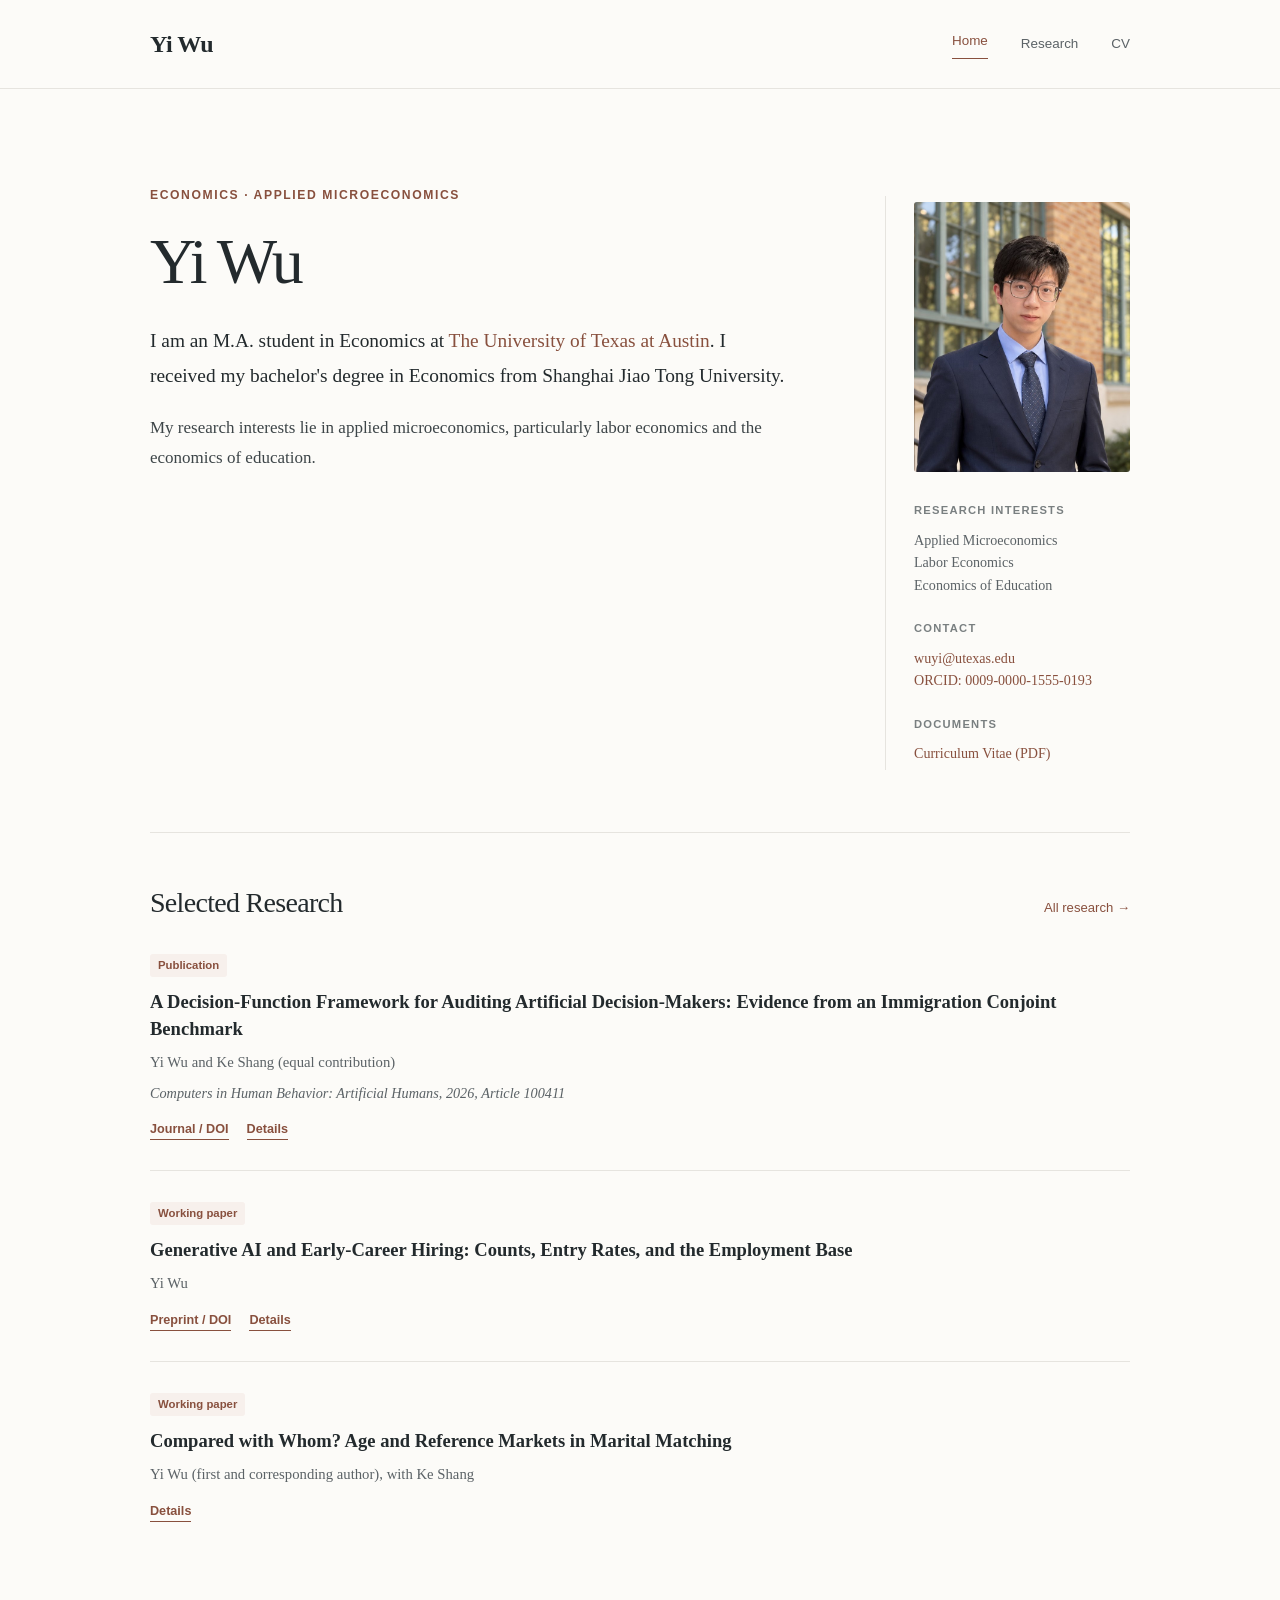
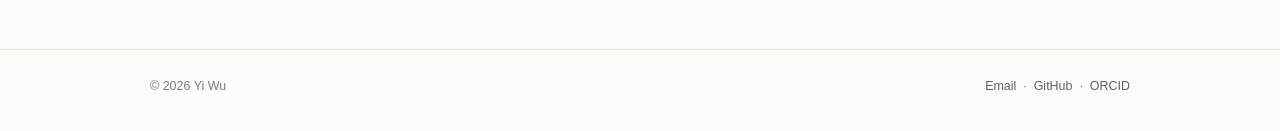
<file: index.html>
<!doctype html>
<html lang="en">
<head>
  <meta charset="utf-8" />
  <meta name="viewport" content="width=device-width, initial-scale=1" />
  <title>Yi Wu | Economics</title>
  <meta name="description" content="Yi Wu is an economics researcher interested in applied microeconomics, labor economics, and the economics of education." />
  <link rel="canonical" href="https://econwuyi.github.io/" />
  <link rel="icon" href="favicon.svg" type="image/svg+xml" />
  <link rel="stylesheet" href="style.css" />
</head>
<body>
<header class="site-head"><div class="wrapper topbar"><a class="wordmark" href="./">Yi Wu</a><nav aria-label="Main navigation"><a href="./" aria-current="page">Home</a><a href="research.html">Research</a><a href="cv.html">CV</a></nav></div></header>
<main class="wrapper">
  <section class="home-hero">
    <div>
      <p class="eyebrow">Economics · Applied Microeconomics</p>
      <h1>Yi Wu</h1>
      <p class="lead">I am an M.A. student in Economics at <a href="https://www.utexas.edu/">The University of Texas at Austin</a>. I received my bachelor's degree in Economics from Shanghai Jiao Tong University.</p>
      <p class="maincopy">My research interests lie in applied microeconomics, particularly labor economics and the economics of education.</p>
    </div>
    <aside class="info-card" aria-label="Contact and profile">
      <img class="profile-photo" src="profile.jpg" alt="Portrait of Yi Wu" width="500" height="625" fetchpriority="high" />
      <div class="subheading">Research interests</div>
      <p>Applied Microeconomics<br>Labor Economics<br>Economics of Education</p>
      <div class="subheading">Contact</div>
      <p><a href="mailto:wuyi@utexas.edu">wuyi@utexas.edu</a><br><a href="https://orcid.org/0009-0000-1555-0193" rel="me">ORCID: 0009-0000-1555-0193</a></p>
      <div class="subheading">Documents</div>
      <p><a href="Yi_Wu_CV.pdf">Curriculum Vitae (PDF)</a></p>
    </aside>
  </section>
  <section class="section" aria-labelledby="selected-research">
    <div class="section-heading"><h2 id="selected-research">Selected Research</h2><a class="small-link" href="research.html">All research &rarr;</a></div>
    <div class="paper-list">
      <article class="paper"><div class="tag">Publication</div><h3 class="paper__title">A Decision-Function Framework for Auditing Artificial Decision-Makers: Evidence from an Immigration Conjoint Benchmark</h3><p class="paper__authors">Yi Wu and Ke Shang (equal contribution)</p><p class="paper__venue">Computers in Human Behavior: Artificial Humans, 2026, Article 100411</p><div class="paper__links"><a href="https://doi.org/10.1016/j.chbah.2026.100411">Journal / DOI</a><a href="research.html#decision-function">Details</a></div></article>
      <article class="paper"><div class="tag">Working paper</div><h3 class="paper__title">Generative AI and Early-Career Hiring: Counts, Entry Rates, and the Employment Base</h3><p class="paper__authors">Yi Wu</p><div class="paper__links"><a href="https://doi.org/10.21203/rs.3.rs-11342200/v1">Preprint / DOI</a><a href="research.html#ai-hiring">Details</a></div></article>
      <article class="paper"><div class="tag">Working paper</div><h3 class="paper__title">Compared with Whom? Age and Reference Markets in Marital Matching</h3><p class="paper__authors">Yi Wu (first and corresponding author), with Ke Shang</p><div class="paper__links"><a href="research.html#marital-matching">Details</a></div></article>
    </div>
  </section>
</main>
<footer class="site-footer"><div class="wrapper footer-inner"><span>&copy; <span id="year">2026</span> Yi Wu</span><span><a href="mailto:wuyi@utexas.edu">Email</a> &nbsp;·&nbsp; <a href="https://github.com/econwuyi">GitHub</a> &nbsp;·&nbsp; <a href="https://orcid.org/0009-0000-1555-0193">ORCID</a></span></div></footer>
</body>
</html>
</file>
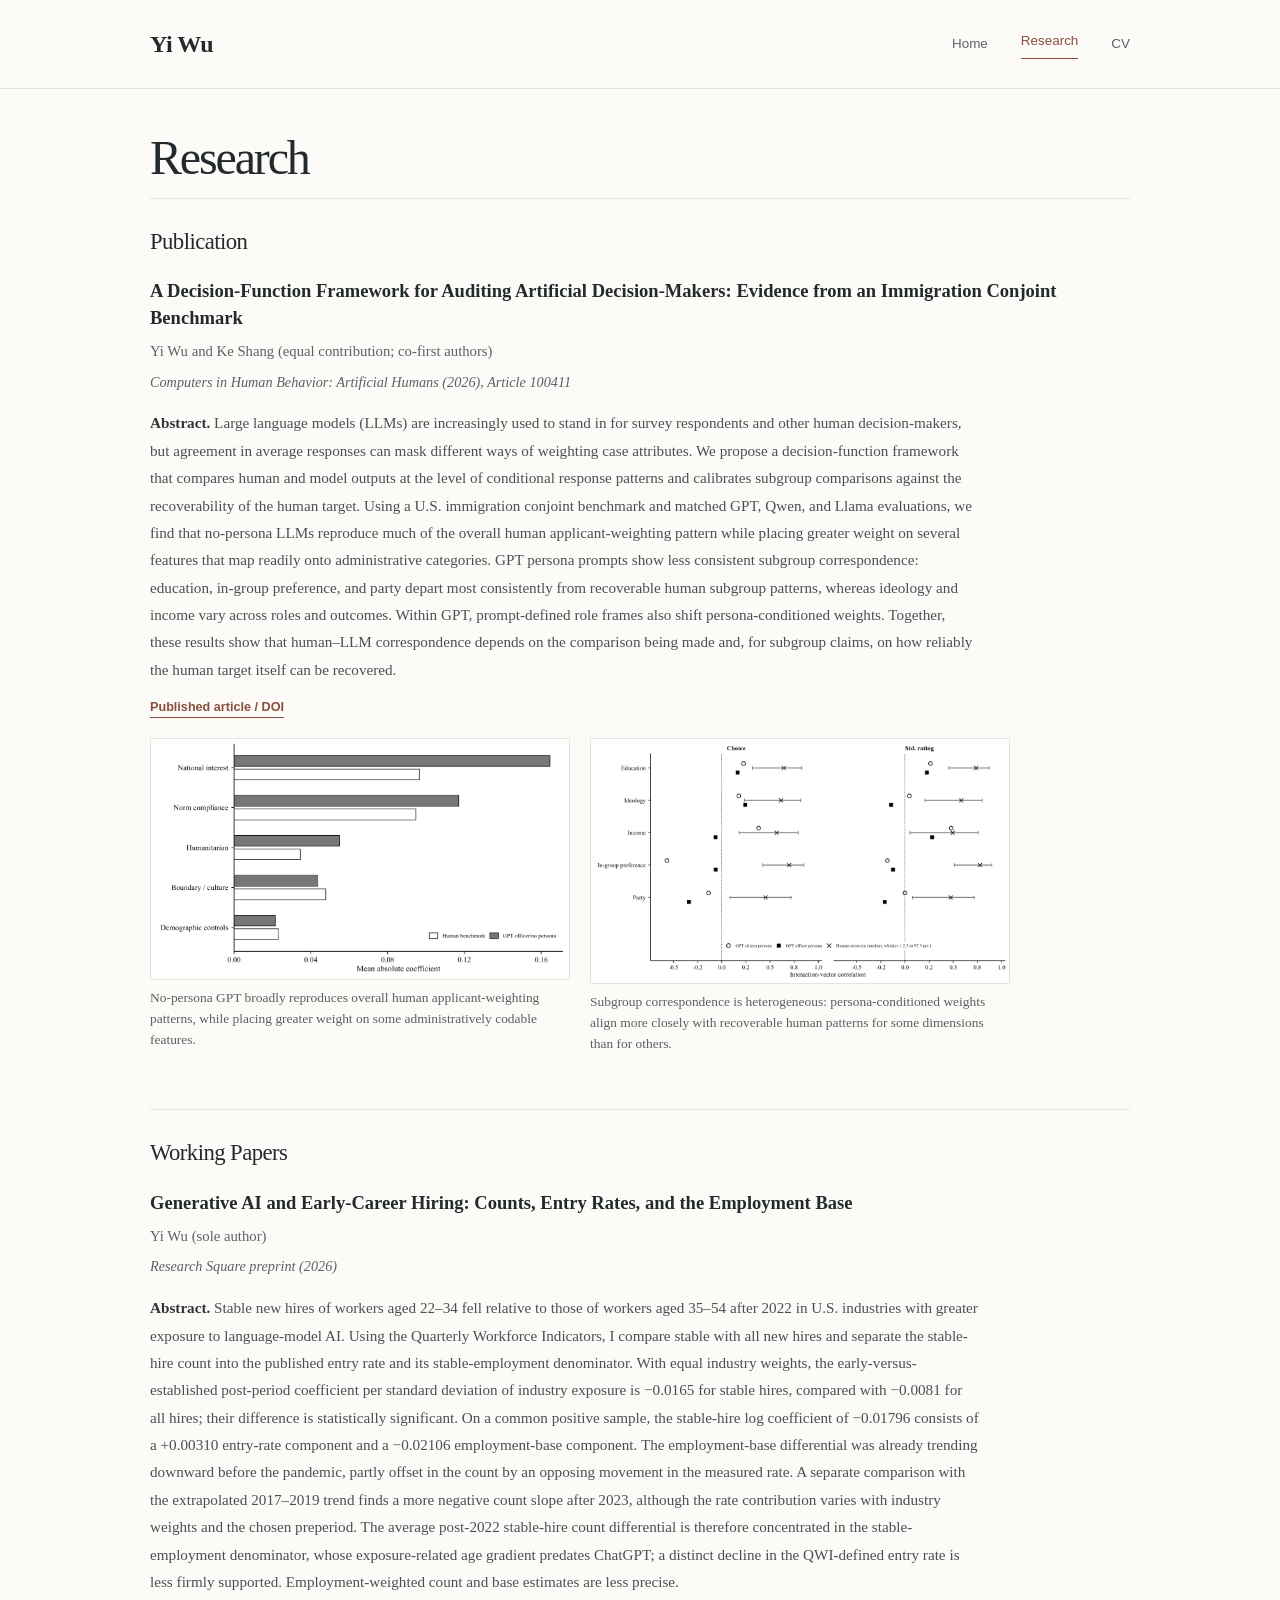
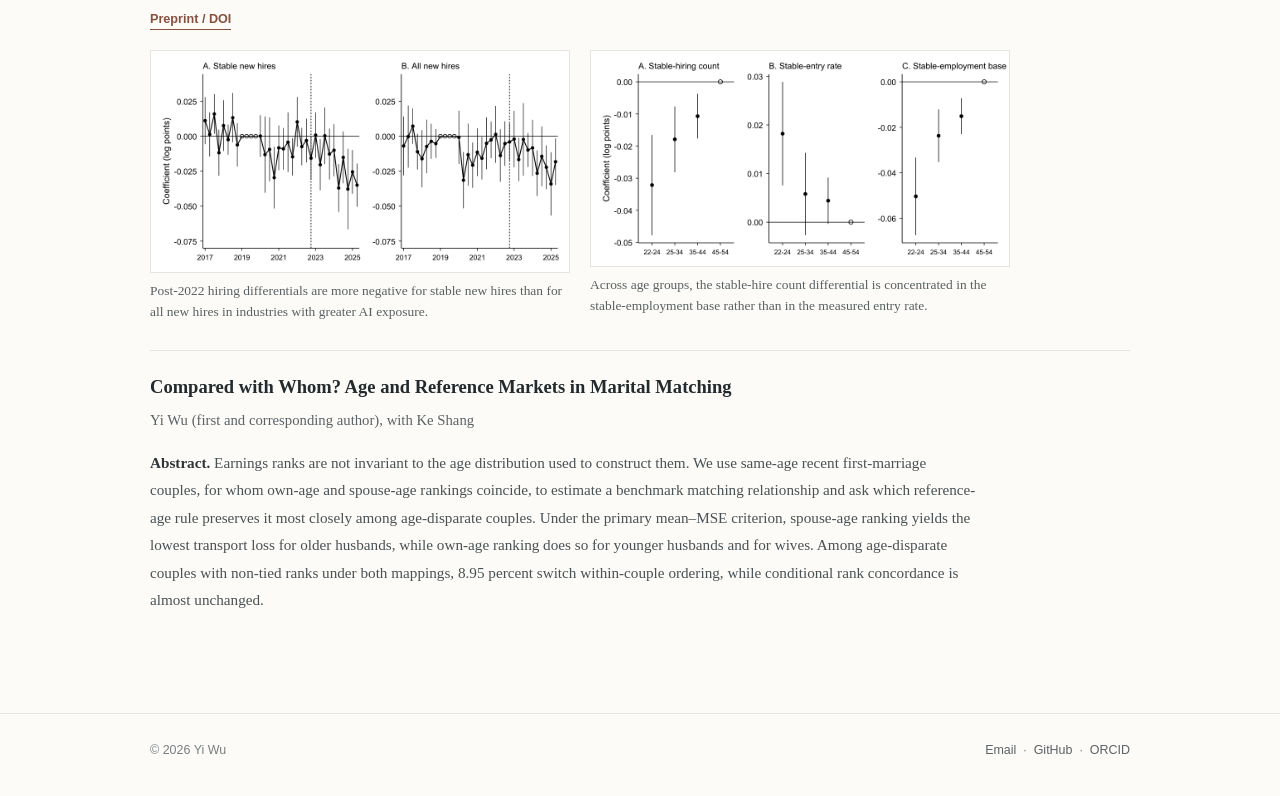
<file: research.html>
<!doctype html>
<html lang="en">
<head>
  <meta charset="utf-8" />
  <meta name="viewport" content="width=device-width, initial-scale=1" />
  <title>Research | Yi Wu</title>
  <meta name="description" content="Publications and working papers by Yi Wu in applied microeconomics and related fields." />
  <link rel="icon" href="favicon.svg" type="image/svg+xml" />
  <link rel="stylesheet" href="style.css" />

<style>
.research-main .simple-page-header { padding: 41px 0 11px; }
.research-main .simple-page-header h1 { margin: 0; font-size: clamp(2.3rem, 4.8vw, 3rem); }
.research-main .section { padding-top: 29px; padding-bottom: 27px; }
.research-main .block-title { margin-bottom: 22px; }
.research-main .paper { padding: 23px 0 28px; }
.research-main .paper:first-child { padding-top: 0; }
.research-main .paper__venue em { font-style: italic; }
.research-main .research-abstract { font-size: .95rem; line-height: 1.8; color: #495154; max-width: 830px; margin: 15px 0 0; }
.research-main .research-abstract strong { color: #303538; font-weight: 700; }
.research-main .paper__links { margin-top: 15px; }
.research-main .paper-figures { display: grid; grid-template-columns: repeat(auto-fit, minmax(250px, 1fr)); gap: 20px; max-width: 860px; margin-top: 20px; }
.research-main .paper-figure { margin: 0; }
.research-main .paper-figure a { display: block; }
.research-main .paper-figure a:hover { text-decoration: none; }
.research-main .paper-figure img { display: block; width: 100%; height: auto; border: 1px solid var(--line); background: white; }
.research-main .paper-figure figcaption { margin-top: 8px; color: #586062; font-size: .84rem; line-height: 1.55; }
@media (max-width: 780px) {
  .research-main .simple-page-header { padding-top: 32px; }
  .research-main .section { padding-top: 24px; }
  .research-main .paper-figures { gap: 16px; }
}
</style>
</head>
<body>
<header class="site-head"><div class="wrapper topbar"><a class="wordmark" href="./">Yi Wu</a><nav aria-label="Main navigation"><a href="./">Home</a><a href="research.html" aria-current="page">Research</a><a href="cv.html">CV</a></nav></div></header>
<main class="wrapper research-main">
  <header class="page-header simple-page-header"><h1>Research</h1></header>
  <section class="section" aria-labelledby="publications">
    <h2 class="block-title" id="publications">Publication</h2>
    <div class="paper-list">
      <article class="paper" id="decision-function">
        <h3 class="paper__title">A Decision-Function Framework for Auditing Artificial Decision-Makers: Evidence from an Immigration Conjoint Benchmark</h3>
        <p class="paper__authors">Yi Wu and Ke Shang (equal contribution; co-first authors)</p>
        <p class="paper__venue"><em>Computers in Human Behavior: Artificial Humans</em> (2026), Article 100411</p>
        <p class="research-abstract"><strong>Abstract.</strong> Large language models (LLMs) are increasingly used to stand in for survey respondents and other human decision-makers, but agreement in average responses can mask different ways of weighting case attributes. We propose a decision-function framework that compares human and model outputs at the level of conditional response patterns and calibrates subgroup comparisons against the recoverability of the human target. Using a U.S. immigration conjoint benchmark and matched GPT, Qwen, and Llama evaluations, we find that no-persona LLMs reproduce much of the overall human applicant-weighting pattern while placing greater weight on several features that map readily onto administrative categories. GPT persona prompts show less consistent subgroup correspondence: education, in-group preference, and party depart most consistently from recoverable human subgroup patterns, whereas ideology and income vary across roles and outcomes. Within GPT, prompt-defined role frames also shift persona-conditioned weights. Together, these results show that human–LLM correspondence depends on the comparison being made and, for subgroup claims, on how reliably the human target itself can be recovered.</p>
        <div class="paper__links"><a href="https://doi.org/10.1016/j.chbah.2026.100411" target="_blank" rel="noopener noreferrer">Published article / DOI</a></div>
        <div class="paper-figures" aria-label="Selected figures from the decision-function paper">
          <figure class="paper-figure">
            <a href="images/decision-framework-figure-2.png" target="_blank" rel="noopener noreferrer">
              <img src="images/decision-framework-figure-2.png" alt="Figure showing mean absolute coefficients for broad policy dimensions in human responses and GPT no-persona responses." />
            </a>
            <figcaption>No-persona GPT broadly reproduces overall human applicant-weighting patterns, while placing greater weight on some administratively codable features.</figcaption>
          </figure>
          <figure class="paper-figure">
            <a href="images/decision-framework-figure-5.png" target="_blank" rel="noopener noreferrer">
              <img src="images/decision-framework-figure-5.png" alt="Figure showing subgroup correspondence correlations for GPT persona-conditioned weights across choice and scaled-rating outcomes." />
            </a>
            <figcaption>Subgroup correspondence is heterogeneous: persona-conditioned weights align more closely with recoverable human patterns for some dimensions than for others.</figcaption>
          </figure>
        </div>
      </article>
    </div>
  </section>
  <section class="section" aria-labelledby="working-papers">
    <h2 class="block-title" id="working-papers">Working Papers</h2>
    <div class="paper-list">
      <article class="paper" id="ai-hiring">
        <h3 class="paper__title">Generative AI and Early-Career Hiring: Counts, Entry Rates, and the Employment Base</h3>
        <p class="paper__authors">Yi Wu (sole author)</p>
        <p class="paper__venue">Research Square preprint (2026)</p>
        <p class="research-abstract"><strong>Abstract.</strong> Stable new hires of workers aged 22–34 fell relative to those of workers aged 35–54 after 2022 in U.S. industries with greater exposure to language-model AI. Using the Quarterly Workforce Indicators, I compare stable with all new hires and separate the stable-hire count into the published entry rate and its stable-employment denominator. With equal industry weights, the early-versus-established post-period coefficient per standard deviation of industry exposure is −0.0165 for stable hires, compared with −0.0081 for all hires; their difference is statistically significant. On a common positive sample, the stable-hire log coefficient of −0.01796 consists of a +0.00310 entry-rate component and a −0.02106 employment-base component. The employment-base differential was already trending downward before the pandemic, partly offset in the count by an opposing movement in the measured rate. A separate comparison with the extrapolated 2017–2019 trend finds a more negative count slope after 2023, although the rate contribution varies with industry weights and the chosen preperiod. The average post-2022 stable-hire count differential is therefore concentrated in the stable-employment denominator, whose exposure-related age gradient predates ChatGPT; a distinct decline in the QWI-defined entry rate is less firmly supported. Employment-weighted count and base estimates are less precise.</p>
        <div class="paper__links"><a href="https://doi.org/10.21203/rs.3.rs-11342200/v1" target="_blank" rel="noopener noreferrer">Preprint / DOI</a></div>
        <div class="paper-figures" aria-label="Selected figures from the AI and early-career hiring paper">
          <figure class="paper-figure">
            <a href="images/ai-hiring-figure-2.png" target="_blank" rel="noopener noreferrer">
              <img src="images/ai-hiring-figure-2.png" alt="Figure showing event-study coefficients for stable new hires and all new hires by AI exposure after 2022." />
            </a>
            <figcaption>Post-2022 hiring differentials are more negative for stable new hires than for all new hires in industries with greater AI exposure.</figcaption>
          </figure>
          <figure class="paper-figure">
            <a href="images/ai-hiring-figure-4.png" target="_blank" rel="noopener noreferrer">
              <img src="images/ai-hiring-figure-4.png" alt="Figure showing post-period coefficients by age group for stable-hiring count, stable-entry rate, and stable-employment base." />
            </a>
            <figcaption>Across age groups, the stable-hire count differential is concentrated in the stable-employment base rather than in the measured entry rate.</figcaption>
          </figure>
        </div>
      </article>
      <article class="paper" id="marital-matching">
        <h3 class="paper__title">Compared with Whom? Age and Reference Markets in Marital Matching</h3>
        <p class="paper__authors">Yi Wu (first and corresponding author), with Ke Shang</p>
        <p class="research-abstract"><strong>Abstract.</strong> Earnings ranks are not invariant to the age distribution used to construct them. We use same-age recent first-marriage couples, for whom own-age and spouse-age rankings coincide, to estimate a benchmark matching relationship and ask which reference-age rule preserves it most closely among age-disparate couples. Under the primary mean–MSE criterion, spouse-age ranking yields the lowest transport loss for older husbands, while own-age ranking does so for younger husbands and for wives. Among age-disparate couples with non-tied ranks under both mappings, 8.95 percent switch within-couple ordering, while conditional rank concordance is almost unchanged.</p>
      </article>
    </div>
  </section>
</main>
<footer class="site-footer"><div class="wrapper footer-inner"><span>&copy; 2026 Yi Wu</span><span><a href="mailto:wuyi@utexas.edu">Email</a> &nbsp;·&nbsp; <a href="https://github.com/econwuyi">GitHub</a> &nbsp;·&nbsp; <a href="https://orcid.org/0009-0000-1555-0193">ORCID</a></span></div></footer>
</body>
</html>
</file>
<file: style.css>
:root {
  --background: #fcfbf8;
  --paper: #ffffff;
  --ink: #232a2d;
  --secondary: #5b6266;
  --muted: #797f80;
  --accent: #88503e;
  --line: #e6e4df;
  --wide: 980px;
}
* { box-sizing: border-box; }
html { scroll-behavior: smooth; }
body {
  background: var(--background);
  color: var(--ink);
  margin: 0;
  font-family: Georgia, 'Times New Roman', serif;
  font-size: 17px;
  line-height: 1.75;
  -webkit-font-smoothing: antialiased;
}
a { color: var(--accent); text-decoration: none; }
a:hover { text-decoration: underline; text-underline-offset: 4px; }
a:focus-visible, summary:focus-visible { outline: 2px solid var(--accent); outline-offset: 4px; }
.wrapper { width: min(var(--wide), calc(100% - 80px)); margin-inline: auto; }
.site-head { border-bottom: 1px solid var(--line); }
.topbar { min-height: 88px; display: flex; align-items: center; justify-content: space-between; gap: 28px; }
.wordmark { font-weight: 700; font-size: 1.5rem; color: var(--ink); white-space: nowrap; letter-spacing: -0.02em; }
.wordmark:hover { text-decoration: none; color: var(--accent); }
nav { display: flex; gap: 33px; align-items: center; }
nav a { font-family: -apple-system, BlinkMacSystemFont, 'Segoe UI', sans-serif; font-size: .84rem; color: var(--secondary); font-weight: 500; }
nav a[aria-current='page'] { color: var(--accent); border-bottom: 1.5px solid var(--accent); padding-bottom: 5px; }
nav a:hover { color: var(--accent); }
main { min-height: calc(100vh - 190px); }
.home-hero { padding-top: 96px; padding-bottom: 62px; display: grid; grid-template-columns: minmax(0, 1fr) 245px; gap: 92px; align-items: start; }
.eyebrow, .meta, .subheading { font-family: -apple-system, BlinkMacSystemFont, 'Segoe UI', sans-serif; }
.eyebrow { color: var(--accent); font-size: .76rem; font-weight: 650; text-transform: uppercase; letter-spacing: .13em; margin: 0 0 18px; }
h1, h2, h3, p { margin-top: 0; }
h1 { font-size: 3.6rem; font-size: clamp(2.6rem, 6vw, 4rem); font-weight: 500; line-height: 1.18; letter-spacing: -.045em; margin-bottom: 24px; }
.lead { font-size: 1.21rem; line-height: 1.8; max-width: 670px; }
.maincopy { max-width: 680px; color: #3d4548; }
.info-card { padding: 6px 0 5px 28px; border-left: 1px solid var(--line); margin-top: 11px; }
.profile-photo { display: block; width: 100%; height: auto; aspect-ratio: 4 / 5; object-fit: cover; object-position: center; border-radius: 3px; margin: 0 0 29px; }
.subheading { font-size: .7rem; letter-spacing: .11em; font-weight: 700; text-transform: uppercase; color: var(--muted); margin-bottom: 8px; }
.info-card p { color: var(--secondary); font-size: .88rem; line-height: 1.6; margin-bottom: 23px; }
.info-card p:last-child { margin-bottom: 0; }
.section { padding: 52px 0; border-top: 1px solid var(--line); }
.section-heading { display: flex; justify-content: space-between; align-items: baseline; gap: 20px; margin-bottom: 29px; }
h2 { font-size: 1.75rem; font-weight: 500; letter-spacing: -.025em; line-height: 1.25; margin: 0; }
h3 { font-size: 1.13rem; font-weight: 600; line-height: 1.45; margin: 0; }
.small-link { font-family: -apple-system, BlinkMacSystemFont, 'Segoe UI', sans-serif; font-size: .82rem; white-space: nowrap; }
.paper-list { display: grid; gap: 0; }
.paper { border-top: 1px solid var(--line); padding: 26px 0 30px; }
.paper:first-child { border-top: 0; padding-top: 0; }
.paper__title { font-size: 1.16rem; margin-bottom: 7px; }
.paper__authors { margin-bottom: 5px; font-size: .92rem; color: var(--secondary); }
.paper__venue { margin-bottom: 8px; font-size: .89rem; color: var(--secondary); font-style: italic; }
.paper__links { display: flex; flex-wrap: wrap; align-items: center; gap: 18px; margin-top: 14px; font: 600 .79rem/1.5 -apple-system,BlinkMacSystemFont,'Segoe UI',sans-serif; }
.paper__links a { border-bottom: 1px solid currentColor; }
.tag { font: 600 .71rem/1.35 -apple-system,BlinkMacSystemFont,'Segoe UI',sans-serif; color: var(--accent); background: #f7f0ec; display: inline-block; padding: 4px 8px; margin-bottom: 12px; border-radius: 3px; }
.page-header { padding: 72px 0 48px; }
.page-header p { color: var(--secondary); max-width: 730px; font-size: 1rem; margin-top: 20px; }
.simple-page-header { padding: 54px 0 18px; }
.simple-page-header h1 { margin-bottom: 0; }
.simple-page-header + .section { padding-top: 30px; }
.simple-page-header .cv-actions { margin: 15px 0 9px; }
.block-title { font-size: 1.42rem; margin-bottom: 20px; }
.summary { margin-top: 16px; }
.summary summary { cursor: pointer; color: var(--accent); font: 600 .81rem/1.6 -apple-system,BlinkMacSystemFont,'Segoe UI',sans-serif; width: fit-content; }
.summary p { margin: 12px 0 0; color: var(--secondary); max-width: 760px; font-size: .96rem; line-height: 1.78; }
.cv-actions { display: flex; gap: 24px; flex-wrap: wrap; align-items: center; margin: 23px 0; }
.download { display: inline-flex; gap: 8px; align-items: center; justify-content: center; background: var(--ink); color: white; padding: 10px 22px; border-radius: 3px; font: 600 .87rem/1.5 -apple-system,BlinkMacSystemFont,'Segoe UI',sans-serif; }
.download:hover { color: white; background: var(--accent); text-decoration: none; }
.cv-frame { width: 100%; min-height: 860px; border: 1px solid var(--line); background: white; }
.site-footer { border-top: 1px solid var(--line); margin-top: 45px; }
.footer-inner { padding: 26px 0 34px; display: flex; justify-content: space-between; gap: 20px; flex-wrap: wrap; color: var(--muted); font: .78rem/1.7 -apple-system,BlinkMacSystemFont,'Segoe UI',sans-serif; }
.footer-inner a { color: var(--secondary); }
@media (max-width: 780px) {
  .wrapper { width: min(var(--wide), calc(100% - 40px)); }
  .topbar { min-height: 75px; }
  nav { gap: 18px; }
  .home-hero { grid-template-columns: 1fr; gap: 24px; padding-top: 62px; padding-bottom: 44px; }
  .info-card { padding-left: 18px; }
  .info-card p { margin-bottom: 15px; }
  .section { padding: 38px 0; }
  .page-header { padding: 54px 0 30px; }
  .cv-frame { min-height: 650px; }
}
@media (max-width: 400px) {
  .wordmark { font-size: 1.24rem; }
  nav { gap: 12px; }
  nav a { font-size: .76rem; }
  h1 { font-size: 2.65rem; }
  .lead { font-size: 1.07rem; }
}
</file>
